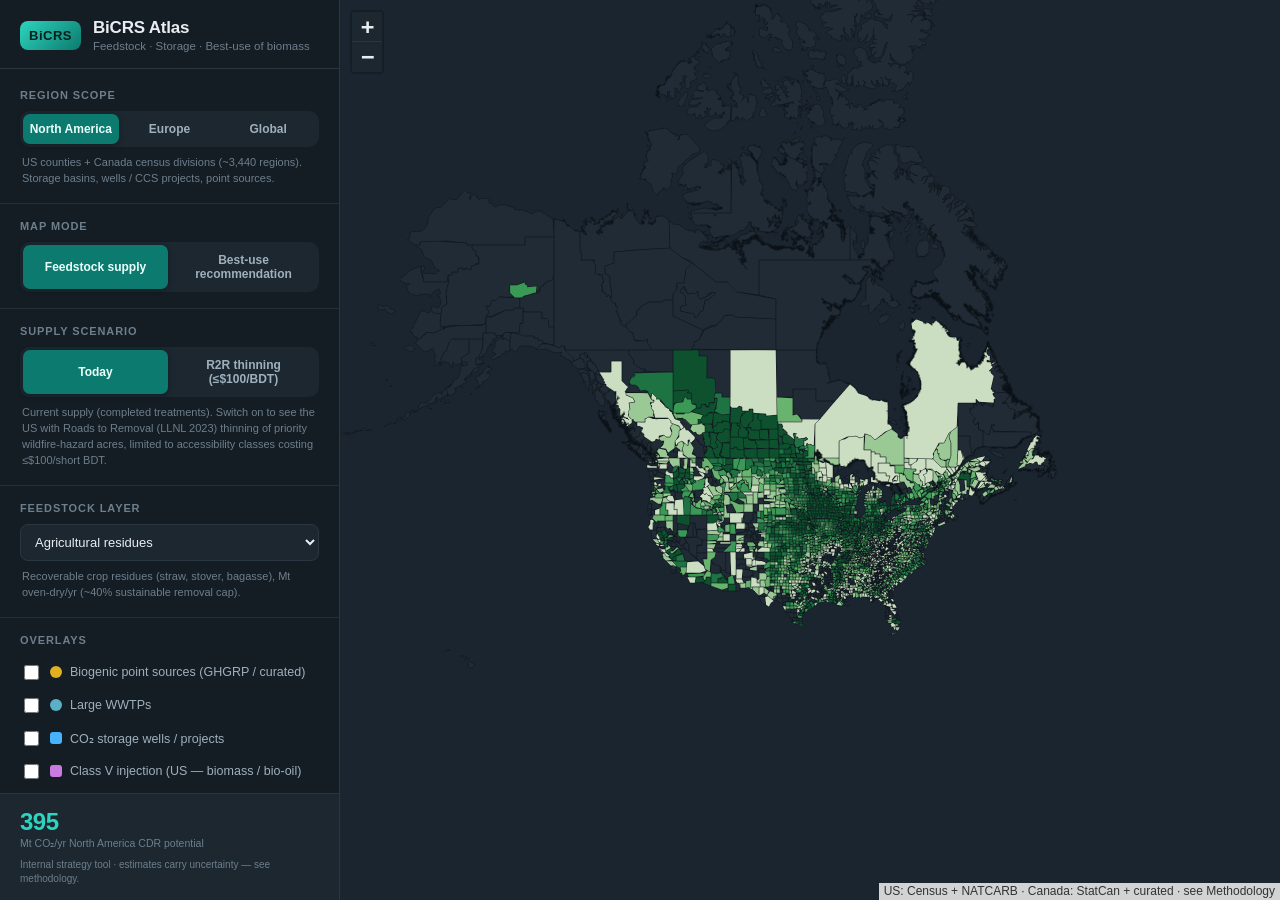
<file: index.html>
<!DOCTYPE html>
<html lang="en">
<head>
  <meta charset="utf-8" />
  <title>BiCRS Atlas</title>
  <meta http-equiv="refresh" content="0; url=./src/index.html" />
  <link rel="canonical" href="./src/index.html" />
  <style>
    html, body { height: 100%; margin: 0; background: #0e1419; color: #9fb0bd;
      font-family: -apple-system, BlinkMacSystemFont, "Segoe UI", Roboto, sans-serif; }
    .wrap { height: 100%; display: flex; align-items: center; justify-content: center; }
    a { color: #2dd4bf; }
  </style>
</head>
<body>
  <div class="wrap">
    <p>Loading the BiCRS Atlas… if it doesn't redirect, <a href="./src/index.html">open it here</a>.</p>
  </div>
</body>
</html>
</file>
<file: src/vendor/leaflet.css>
/* required styles */

.leaflet-pane,
.leaflet-tile,
.leaflet-marker-icon,
.leaflet-marker-shadow,
.leaflet-tile-container,
.leaflet-pane > svg,
.leaflet-pane > canvas,
.leaflet-zoom-box,
.leaflet-image-layer,
.leaflet-layer {
	position: absolute;
	left: 0;
	top: 0;
	}
.leaflet-container {
	overflow: hidden;
	}
.leaflet-tile,
.leaflet-marker-icon,
.leaflet-marker-shadow {
	-webkit-user-select: none;
	   -moz-user-select: none;
	        user-select: none;
	  -webkit-user-drag: none;
	}
/* Prevents IE11 from highlighting tiles in blue */
.leaflet-tile::selection {
	background: transparent;
}
/* Safari renders non-retina tile on retina better with this, but Chrome is worse */
.leaflet-safari .leaflet-tile {
	image-rendering: -webkit-optimize-contrast;
	}
/* hack that prevents hw layers "stretching" when loading new tiles */
.leaflet-safari .leaflet-tile-container {
	width: 1600px;
	height: 1600px;
	-webkit-transform-origin: 0 0;
	}
.leaflet-marker-icon,
.leaflet-marker-shadow {
	display: block;
	}
/* .leaflet-container svg: reset svg max-width decleration shipped in Joomla! (joomla.org) 3.x */
/* .leaflet-container img: map is broken in FF if you have max-width: 100% on tiles */
.leaflet-container .leaflet-overlay-pane svg {
	max-width: none !important;
	max-height: none !important;
	}
.leaflet-container .leaflet-marker-pane img,
.leaflet-container .leaflet-shadow-pane img,
.leaflet-container .leaflet-tile-pane img,
.leaflet-container img.leaflet-image-layer,
.leaflet-container .leaflet-tile {
	max-width: none !important;
	max-height: none !important;
	width: auto;
	padding: 0;
	}

.leaflet-container img.leaflet-tile {
	/* See: https://bugs.chromium.org/p/chromium/issues/detail?id=600120 */
	mix-blend-mode: plus-lighter;
}

.leaflet-container.leaflet-touch-zoom {
	-ms-touch-action: pan-x pan-y;
	touch-action: pan-x pan-y;
	}
.leaflet-container.leaflet-touch-drag {
	-ms-touch-action: pinch-zoom;
	/* Fallback for FF which doesn't support pinch-zoom */
	touch-action: none;
	touch-action: pinch-zoom;
}
.leaflet-container.leaflet-touch-drag.leaflet-touch-zoom {
	-ms-touch-action: none;
	touch-action: none;
}
.leaflet-container {
	-webkit-tap-highlight-color: transparent;
}
.leaflet-container a {
	-webkit-tap-highlight-color: rgba(51, 181, 229, 0.4);
}
.leaflet-tile {
	filter: inherit;
	visibility: hidden;
	}
.leaflet-tile-loaded {
	visibility: inherit;
	}
.leaflet-zoom-box {
	width: 0;
	height: 0;
	-moz-box-sizing: border-box;
	     box-sizing: border-box;
	z-index: 800;
	}
/* workaround for https://bugzilla.mozilla.org/show_bug.cgi?id=888319 */
.leaflet-overlay-pane svg {
	-moz-user-select: none;
	}

.leaflet-pane         { z-index: 400; }

.leaflet-tile-pane    { z-index: 200; }
.leaflet-overlay-pane { z-index: 400; }
.leaflet-shadow-pane  { z-index: 500; }
.leaflet-marker-pane  { z-index: 600; }
.leaflet-tooltip-pane   { z-index: 650; }
.leaflet-popup-pane   { z-index: 700; }

.leaflet-map-pane canvas { z-index: 100; }
.leaflet-map-pane svg    { z-index: 200; }

.leaflet-vml-shape {
	width: 1px;
	height: 1px;
	}
.lvml {
	behavior: url(#default#VML);
	display: inline-block;
	position: absolute;
	}


/* control positioning */

.leaflet-control {
	position: relative;
	z-index: 800;
	pointer-events: visiblePainted; /* IE 9-10 doesn't have auto */
	pointer-events: auto;
	}
.leaflet-top,
.leaflet-bottom {
	position: absolute;
	z-index: 1000;
	pointer-events: none;
	}
.leaflet-top {
	top: 0;
	}
.leaflet-right {
	right: 0;
	}
.leaflet-bottom {
	bottom: 0;
	}
.leaflet-left {
	left: 0;
	}
.leaflet-control {
	float: left;
	clear: both;
	}
.leaflet-right .leaflet-control {
	float: right;
	}
.leaflet-top .leaflet-control {
	margin-top: 10px;
	}
.leaflet-bottom .leaflet-control {
	margin-bottom: 10px;
	}
.leaflet-left .leaflet-control {
	margin-left: 10px;
	}
.leaflet-right .leaflet-control {
	margin-right: 10px;
	}


/* zoom and fade animations */

.leaflet-fade-anim .leaflet-popup {
	opacity: 0;
	-webkit-transition: opacity 0.2s linear;
	   -moz-transition: opacity 0.2s linear;
	        transition: opacity 0.2s linear;
	}
.leaflet-fade-anim .leaflet-map-pane .leaflet-popup {
	opacity: 1;
	}
.leaflet-zoom-animated {
	-webkit-transform-origin: 0 0;
	    -ms-transform-origin: 0 0;
	        transform-origin: 0 0;
	}
svg.leaflet-zoom-animated {
	will-change: transform;
}

.leaflet-zoom-anim .leaflet-zoom-animated {
	-webkit-transition: -webkit-transform 0.25s cubic-bezier(0,0,0.25,1);
	   -moz-transition:    -moz-transform 0.25s cubic-bezier(0,0,0.25,1);
	        transition:         transform 0.25s cubic-bezier(0,0,0.25,1);
	}
.leaflet-zoom-anim .leaflet-tile,
.leaflet-pan-anim .leaflet-tile {
	-webkit-transition: none;
	   -moz-transition: none;
	        transition: none;
	}

.leaflet-zoom-anim .leaflet-zoom-hide {
	visibility: hidden;
	}


/* cursors */

.leaflet-interactive {
	cursor: pointer;
	}
.leaflet-grab {
	cursor: -webkit-grab;
	cursor:    -moz-grab;
	cursor:         grab;
	}
.leaflet-crosshair,
.leaflet-crosshair .leaflet-interactive {
	cursor: crosshair;
	}
.leaflet-popup-pane,
.leaflet-control {
	cursor: auto;
	}
.leaflet-dragging .leaflet-grab,
.leaflet-dragging .leaflet-grab .leaflet-interactive,
.leaflet-dragging .leaflet-marker-draggable {
	cursor: move;
	cursor: -webkit-grabbing;
	cursor:    -moz-grabbing;
	cursor:         grabbing;
	}

/* marker & overlays interactivity */
.leaflet-marker-icon,
.leaflet-marker-shadow,
.leaflet-image-layer,
.leaflet-pane > svg path,
.leaflet-tile-container {
	pointer-events: none;
	}

.leaflet-marker-icon.leaflet-interactive,
.leaflet-image-layer.leaflet-interactive,
.leaflet-pane > svg path.leaflet-interactive,
svg.leaflet-image-layer.leaflet-interactive path {
	pointer-events: visiblePainted; /* IE 9-10 doesn't have auto */
	pointer-events: auto;
	}

/* visual tweaks */

.leaflet-container {
	background: #ddd;
	outline-offset: 1px;
	}
.leaflet-container a {
	color: #0078A8;
	}
.leaflet-zoom-box {
	border: 2px dotted #38f;
	background: rgba(255,255,255,0.5);
	}


/* general typography */
.leaflet-container {
	font-family: "Helvetica Neue", Arial, Helvetica, sans-serif;
	font-size: 12px;
	font-size: 0.75rem;
	line-height: 1.5;
	}


/* general toolbar styles */

.leaflet-bar {
	box-shadow: 0 1px 5px rgba(0,0,0,0.65);
	border-radius: 4px;
	}
.leaflet-bar a {
	background-color: #fff;
	border-bottom: 1px solid #ccc;
	width: 26px;
	height: 26px;
	line-height: 26px;
	display: block;
	text-align: center;
	text-decoration: none;
	color: black;
	}
.leaflet-bar a,
.leaflet-control-layers-toggle {
	background-position: 50% 50%;
	background-repeat: no-repeat;
	display: block;
	}
.leaflet-bar a:hover,
.leaflet-bar a:focus {
	background-color: #f4f4f4;
	}
.leaflet-bar a:first-child {
	border-top-left-radius: 4px;
	border-top-right-radius: 4px;
	}
.leaflet-bar a:last-child {
	border-bottom-left-radius: 4px;
	border-bottom-right-radius: 4px;
	border-bottom: none;
	}
.leaflet-bar a.leaflet-disabled {
	cursor: default;
	background-color: #f4f4f4;
	color: #bbb;
	}

.leaflet-touch .leaflet-bar a {
	width: 30px;
	height: 30px;
	line-height: 30px;
	}
.leaflet-touch .leaflet-bar a:first-child {
	border-top-left-radius: 2px;
	border-top-right-radius: 2px;
	}
.leaflet-touch .leaflet-bar a:last-child {
	border-bottom-left-radius: 2px;
	border-bottom-right-radius: 2px;
	}

/* zoom control */

.leaflet-control-zoom-in,
.leaflet-control-zoom-out {
	font: bold 18px 'Lucida Console', Monaco, monospace;
	text-indent: 1px;
	}

.leaflet-touch .leaflet-control-zoom-in, .leaflet-touch .leaflet-control-zoom-out  {
	font-size: 22px;
	}


/* layers control */

.leaflet-control-layers {
	box-shadow: 0 1px 5px rgba(0,0,0,0.4);
	background: #fff;
	border-radius: 5px;
	}
.leaflet-control-layers-toggle {
	background-image: url(images/layers.png);
	width: 36px;
	height: 36px;
	}
.leaflet-retina .leaflet-control-layers-toggle {
	background-image: url(images/layers-2x.png);
	background-size: 26px 26px;
	}
.leaflet-touch .leaflet-control-layers-toggle {
	width: 44px;
	height: 44px;
	}
.leaflet-control-layers .leaflet-control-layers-list,
.leaflet-control-layers-expanded .leaflet-control-layers-toggle {
	display: none;
	}
.leaflet-control-layers-expanded .leaflet-control-layers-list {
	display: block;
	position: relative;
	}
.leaflet-control-layers-expanded {
	padding: 6px 10px 6px 6px;
	color: #333;
	background: #fff;
	}
.leaflet-control-layers-scrollbar {
	overflow-y: scroll;
	overflow-x: hidden;
	padding-right: 5px;
	}
.leaflet-control-layers-selector {
	margin-top: 2px;
	position: relative;
	top: 1px;
	}
.leaflet-control-layers label {
	display: block;
	font-size: 13px;
	font-size: 1.08333em;
	}
.leaflet-control-layers-separator {
	height: 0;
	border-top: 1px solid #ddd;
	margin: 5px -10px 5px -6px;
	}

/* Default icon URLs */
.leaflet-default-icon-path { /* used only in path-guessing heuristic, see L.Icon.Default */
	background-image: url(images/marker-icon.png);
	}


/* attribution and scale controls */

.leaflet-container .leaflet-control-attribution {
	background: #fff;
	background: rgba(255, 255, 255, 0.8);
	margin: 0;
	}
.leaflet-control-attribution,
.leaflet-control-scale-line {
	padding: 0 5px;
	color: #333;
	line-height: 1.4;
	}
.leaflet-control-attribution a {
	text-decoration: none;
	}
.leaflet-control-attribution a:hover,
.leaflet-control-attribution a:focus {
	text-decoration: underline;
	}
.leaflet-attribution-flag {
	display: inline !important;
	vertical-align: baseline !important;
	width: 1em;
	height: 0.6669em;
	}
.leaflet-left .leaflet-control-scale {
	margin-left: 5px;
	}
.leaflet-bottom .leaflet-control-scale {
	margin-bottom: 5px;
	}
.leaflet-control-scale-line {
	border: 2px solid #777;
	border-top: none;
	line-height: 1.1;
	padding: 2px 5px 1px;
	white-space: nowrap;
	-moz-box-sizing: border-box;
	     box-sizing: border-box;
	background: rgba(255, 255, 255, 0.8);
	text-shadow: 1px 1px #fff;
	}
.leaflet-control-scale-line:not(:first-child) {
	border-top: 2px solid #777;
	border-bottom: none;
	margin-top: -2px;
	}
.leaflet-control-scale-line:not(:first-child):not(:last-child) {
	border-bottom: 2px solid #777;
	}

.leaflet-touch .leaflet-control-attribution,
.leaflet-touch .leaflet-control-layers,
.leaflet-touch .leaflet-bar {
	box-shadow: none;
	}
.leaflet-touch .leaflet-control-layers,
.leaflet-touch .leaflet-bar {
	border: 2px solid rgba(0,0,0,0.2);
	background-clip: padding-box;
	}


/* popup */

.leaflet-popup {
	position: absolute;
	text-align: center;
	margin-bottom: 20px;
	}
.leaflet-popup-content-wrapper {
	padding: 1px;
	text-align: left;
	border-radius: 12px;
	}
.leaflet-popup-content {
	margin: 13px 24px 13px 20px;
	line-height: 1.3;
	font-size: 13px;
	font-size: 1.08333em;
	min-height: 1px;
	}
.leaflet-popup-content p {
	margin: 17px 0;
	margin: 1.3em 0;
	}
.leaflet-popup-tip-container {
	width: 40px;
	height: 20px;
	position: absolute;
	left: 50%;
	margin-top: -1px;
	margin-left: -20px;
	overflow: hidden;
	pointer-events: none;
	}
.leaflet-popup-tip {
	width: 17px;
	height: 17px;
	padding: 1px;

	margin: -10px auto 0;
	pointer-events: auto;

	-webkit-transform: rotate(45deg);
	   -moz-transform: rotate(45deg);
	    -ms-transform: rotate(45deg);
	        transform: rotate(45deg);
	}
.leaflet-popup-content-wrapper,
.leaflet-popup-tip {
	background: white;
	color: #333;
	box-shadow: 0 3px 14px rgba(0,0,0,0.4);
	}
.leaflet-container a.leaflet-popup-close-button {
	position: absolute;
	top: 0;
	right: 0;
	border: none;
	text-align: center;
	width: 24px;
	height: 24px;
	font: 16px/24px Tahoma, Verdana, sans-serif;
	color: #757575;
	text-decoration: none;
	background: transparent;
	}
.leaflet-container a.leaflet-popup-close-button:hover,
.leaflet-container a.leaflet-popup-close-button:focus {
	color: #585858;
	}
.leaflet-popup-scrolled {
	overflow: auto;
	}

.leaflet-oldie .leaflet-popup-content-wrapper {
	-ms-zoom: 1;
	}
.leaflet-oldie .leaflet-popup-tip {
	width: 24px;
	margin: 0 auto;

	-ms-filter: "progid:DXImageTransform.Microsoft.Matrix(M11=0.70710678, M12=0.70710678, M21=-0.70710678, M22=0.70710678)";
	filter: progid:DXImageTransform.Microsoft.Matrix(M11=0.70710678, M12=0.70710678, M21=-0.70710678, M22=0.70710678);
	}

.leaflet-oldie .leaflet-control-zoom,
.leaflet-oldie .leaflet-control-layers,
.leaflet-oldie .leaflet-popup-content-wrapper,
.leaflet-oldie .leaflet-popup-tip {
	border: 1px solid #999;
	}


/* div icon */

.leaflet-div-icon {
	background: #fff;
	border: 1px solid #666;
	}


/* Tooltip */
/* Base styles for the element that has a tooltip */
.leaflet-tooltip {
	position: absolute;
	padding: 6px;
	background-color: #fff;
	border: 1px solid #fff;
	border-radius: 3px;
	color: #222;
	white-space: nowrap;
	-webkit-user-select: none;
	-moz-user-select: none;
	-ms-user-select: none;
	user-select: none;
	pointer-events: none;
	box-shadow: 0 1px 3px rgba(0,0,0,0.4);
	}
.leaflet-tooltip.leaflet-interactive {
	cursor: pointer;
	pointer-events: auto;
	}
.leaflet-tooltip-top:before,
.leaflet-tooltip-bottom:before,
.leaflet-tooltip-left:before,
.leaflet-tooltip-right:before {
	position: absolute;
	pointer-events: none;
	border: 6px solid transparent;
	background: transparent;
	content: "";
	}

/* Directions */

.leaflet-tooltip-bottom {
	margin-top: 6px;
}
.leaflet-tooltip-top {
	margin-top: -6px;
}
.leaflet-tooltip-bottom:before,
.leaflet-tooltip-top:before {
	left: 50%;
	margin-left: -6px;
	}
.leaflet-tooltip-top:before {
	bottom: 0;
	margin-bottom: -12px;
	border-top-color: #fff;
	}
.leaflet-tooltip-bottom:before {
	top: 0;
	margin-top: -12px;
	margin-left: -6px;
	border-bottom-color: #fff;
	}
.leaflet-tooltip-left {
	margin-left: -6px;
}
.leaflet-tooltip-right {
	margin-left: 6px;
}
.leaflet-tooltip-left:before,
.leaflet-tooltip-right:before {
	top: 50%;
	margin-top: -6px;
	}
.leaflet-tooltip-left:before {
	right: 0;
	margin-right: -12px;
	border-left-color: #fff;
	}
.leaflet-tooltip-right:before {
	left: 0;
	margin-left: -12px;
	border-right-color: #fff;
	}

/* Printing */

@media print {
	/* Prevent printers from removing background-images of controls. */
	.leaflet-control {
		-webkit-print-color-adjust: exact;
		print-color-adjust: exact;
		}
	}
</file>
<file: src/styles.css>
/* ============================================================
   BiCRS Atlas — design system
   Internal Frontier strategy tool. Clean, data-forward, neutral.
   ============================================================ */
:root {
  --bg: #0e1419;
  --ocean: #1b2530;
  --panel: #141c24;
  --panel-2: #1c2730;
  --line: #2a3742;
  --line-soft: #233039;
  --ink: #e8edf1;
  --ink-2: #9fb0bd;
  --ink-3: #6d7f8c;
  --accent: #2dd4bf;
  --accent-deep: #0d7a6f;
  --land-null: #2a3742;     /* land with no data */
  --shadow: 0 8px 30px rgba(0,0,0,.45);
  --r: 10px;
  --font: -apple-system, BlinkMacSystemFont, "Segoe UI", Roboto, Helvetica, Arial, sans-serif;
  --mono: ui-monospace, "SF Mono", Menlo, Consolas, monospace;
}

* { box-sizing: border-box; }
html, body { height: 100%; margin: 0; }
body {
  font-family: var(--font);
  color: var(--ink);
  background: var(--bg);
  overflow: hidden;
  -webkit-font-smoothing: antialiased;
}

/* ---------- Layout ---------- */
#map {
  position: absolute;
  top: 0; left: 340px; right: 0; bottom: 0;
  background: var(--ocean);
}
#sidebar {
  position: absolute;
  top: 0; left: 0; bottom: 0;
  width: 340px;
  background: var(--panel);
  border-right: 1px solid var(--line);
  display: flex;
  flex-direction: column;
  z-index: 1000;
}
.panel-scroll { flex: 1; overflow-y: auto; padding: 4px 0 14px; }

/* ---------- Brand ---------- */
.brand {
  display: flex; align-items: center; gap: 12px;
  padding: 18px 20px 16px;
  border-bottom: 1px solid var(--line);
}
.brand-mark {
  font-weight: 800; font-size: 13px; letter-spacing: .5px;
  background: linear-gradient(135deg, var(--accent), var(--accent-deep));
  color: #04201d; padding: 7px 9px; border-radius: 8px;
}
.brand-text h1 { font-size: 17px; margin: 0; letter-spacing: -.2px; }
.brand-text p { margin: 2px 0 0; font-size: 11.5px; color: var(--ink-3); }

/* ---------- Control groups ---------- */
.control-group { padding: 16px 20px; border-bottom: 1px solid var(--line-soft); }
.control-group h2 {
  font-size: 11px; text-transform: uppercase; letter-spacing: .9px;
  color: var(--ink-3); margin: 0 0 10px; font-weight: 600;
}

/* segmented control */
.seg { display: flex; background: var(--panel-2); border-radius: var(--r); padding: 3px; gap: 3px; }
.seg-btn {
  flex: 1; border: 0; background: transparent; color: var(--ink-2);
  font-size: 12px; font-weight: 600; padding: 8px 6px; border-radius: 7px;
  cursor: pointer; font-family: var(--font); transition: all .15s;
}
.seg-btn:hover { color: var(--ink); }
.seg-btn.active { background: var(--accent-deep); color: #eafffb; box-shadow: 0 1px 6px rgba(0,0,0,.3); }

select {
  width: 100%; background: var(--panel-2); color: var(--ink);
  border: 1px solid var(--line); border-radius: 8px; padding: 9px 10px;
  font-size: 13px; font-family: var(--font); cursor: pointer;
}
.hint { font-size: 11px; color: var(--ink-3); margin: 8px 2px 0; line-height: 1.45; }

/* checkboxes */
.chk {
  display: flex; align-items: center; gap: 8px; font-size: 12.5px;
  color: var(--ink-2); padding: 6px 0; cursor: pointer;
}
.chk input { accent-color: var(--accent); width: 15px; height: 15px; }
.sw { width: 12px; height: 12px; border-radius: 3px; display: inline-block; }
.sw-fac { background: #e0b020; border-radius: 50%; }
.sw-site { background: #46b3ff; border-radius: 50%; }
.sw-basin { background: rgba(120,170,255,.35); border: 1px solid #6f93c9; }
/* US/EU detail-scope overlay swatches */
.sw-wwtp  { background: #5bb0c7; border-radius: 50%; }
.sw-proj  { background: #46b3ff; border-radius: 50%; }
.sw-well6 { background: #46b3ff; }
.sw-well5 { background: #c97be0; }
.sw-form  { background: rgba(122,166,255,.5); border: 1px solid #6f93c9; }

/* Region storage/density metrics grid (US/EU detail panels) */
.d-metrics { display: grid; grid-template-columns: 1fr 1fr; gap: 8px; margin: 10px 0; }
.d-metrics > div { background: var(--panel-2); border: 1px solid var(--line); border-radius: 8px; padding: 7px 9px; }
.d-metrics .k { color: var(--ink-3); font-size: 10px; text-transform: uppercase; letter-spacing: .04em; }
.d-metrics .v { font-size: 13px; margin-top: 2px; }
.lowsup { color: #e6c06a; }

/* ---------- Legend ---------- */
#legend { display: flex; flex-direction: column; gap: 5px; }
.legend-row { display: flex; align-items: center; gap: 9px; font-size: 12px; color: var(--ink-2); }
.legend-row .box { width: 16px; height: 12px; border-radius: 3px; flex: none; }
.legend-grad { display: flex; height: 12px; border-radius: 3px; overflow: hidden; margin-bottom: 4px; }
.legend-grad span { flex: 1; }
.legend-scale { display: flex; justify-content: space-between; font-size: 10px; color: var(--ink-3); font-family: var(--mono); }
.legend-note { font-size: 10.5px; color: var(--ink-3); margin-top: 6px; line-height: 1.4; }

.link-btn {
  background: none; border: 0; color: var(--accent); font-size: 12.5px;
  cursor: pointer; padding: 0; font-family: var(--font); font-weight: 600;
}
.link-btn:hover { text-decoration: underline; }

/* ---------- Side footer ---------- */
.side-foot { padding: 14px 20px; border-top: 1px solid var(--line); background: var(--panel-2); }
.stat span { font-size: 24px; font-weight: 800; color: var(--accent); letter-spacing: -.5px; }
.stat label { display: block; font-size: 10.5px; color: var(--ink-3); margin-top: 1px; }
.disclaimer { font-size: 10px; color: var(--ink-3); margin-top: 9px; line-height: 1.4; }

/* ---------- Detail panel ---------- */
#detail {
  position: absolute; top: 14px; right: 14px; bottom: 14px; width: 380px;
  background: var(--panel); border: 1px solid var(--line); border-radius: 14px;
  box-shadow: var(--shadow); z-index: 1200; overflow-y: auto; padding: 22px 22px 26px;
  transition: transform .22s ease, opacity .22s ease;
  /* Reserve the scrollbar gutter so a classic (non-overlay) scrollbar — e.g. Firefox/Windows —
     never sits on top of content or the close button (which otherwise forces an off-centre click). */
  scrollbar-gutter: stable;
}
#detail.hidden { transform: translateX(20px); opacity: 0; pointer-events: none; }
.detail-close {
  position: absolute; top: 12px; right: 14px; z-index: 3; background: var(--panel-2);
  border: 1px solid var(--line); color: var(--ink-2); width: 30px; height: 30px;
  display: flex; align-items: center; justify-content: center;   /* centre the ✕ in its hit box */
  border-radius: 7px; font-size: 19px; line-height: 1; cursor: pointer;
}
.detail-close:hover { color: var(--ink); }

.d-region { font-size: 11px; color: var(--ink-3); text-transform: uppercase; letter-spacing: .8px; }
.d-name { font-size: 21px; font-weight: 800; margin: 2px 0 14px; letter-spacing: -.3px; }

.rec-card { background: var(--panel-2); border: 1px solid var(--line); border-radius: 12px; padding: 14px 15px; margin-bottom: 16px; }
.rec-card .rec-top { display: flex; align-items: center; gap: 10px; margin-bottom: 9px; }
.rec-pill { font-size: 11px; font-weight: 700; padding: 4px 9px; border-radius: 20px; color: #06140f; }
.rec-card h3 { font-size: 15px; margin: 0; }
.rec-meta { display: grid; grid-template-columns: 1fr 1fr; gap: 8px; margin: 10px 0; }
.rec-meta div { background: var(--panel); border-radius: 8px; padding: 8px 9px; }
.rec-meta .k { font-size: 10px; color: var(--ink-3); text-transform: uppercase; letter-spacing: .5px; }
.rec-meta .v { font-size: 14px; font-weight: 700; margin-top: 2px; }
.delivered-cost { font-size: 12.5px; color: var(--ink); background: var(--panel); border: 1px solid var(--line);
  border-radius: 8px; padding: 8px 10px; margin: 2px 0 10px; }
.delivered-cost .dc-breakdown { color: var(--ink-3); font-size: 11px; }
.rationale { font-size: 12.5px; line-height: 1.55; color: var(--ink-2); margin: 4px 0 0; }
.runner { font-size: 11.5px; color: var(--ink-3); margin-top: 9px; }
.caveat, .flag { font-size: 11.5px; line-height: 1.5; padding: 8px 10px; border-radius: 8px; margin-top: 8px; }
.caveat { background: rgba(224,176,32,.08); border: 1px solid rgba(224,176,32,.25); color: #e6c878; }
.flag { background: rgba(255,90,90,.08); border: 1px solid rgba(255,90,90,.28); color: #f3a0a0; }
.caveat::before { content: "⚠ "; }
.flag::before { content: "⛔ "; }

/* ---------- Feedstock bar chart ---------- */
.chart-card { background: var(--panel-2); border: 1px solid var(--line); border-radius: 12px; padding: 14px 15px; margin-bottom: 16px; }
.chart-title { font-size: 14px; font-weight: 700; }
.chart-sub { font-size: 10.5px; color: var(--ink-3); margin: 2px 0 12px; line-height: 1.4; }
.bar-row { display: grid; grid-template-columns: 92px 1fr 48px; align-items: center; gap: 8px; margin-bottom: 7px; }
.bar-label { font-size: 11px; color: var(--ink-2); line-height: 1.15; }
.bar-track { background: var(--panel); border-radius: 5px; height: 16px; overflow: hidden; }
.bar-fill { height: 100%; border-radius: 5px; min-width: 3px; transition: width .3s; }
.bar-val { font-size: 11px; font-family: var(--mono); text-align: right; color: var(--ink); }
.chart-total { font-size: 11.5px; color: var(--ink-2); margin-top: 10px; padding-top: 9px; border-top: 1px solid var(--line-soft); }
.chart-total b { color: var(--accent); }

/* ---------- Ranked CDR options ---------- */
.rank-item { background: var(--panel-2); border: 1px solid var(--line); border-radius: 10px; padding: 11px 12px; margin-bottom: 9px; }
.rank-head { display: flex; align-items: center; gap: 9px; }
.rank-num { width: 20px; height: 20px; border-radius: 6px; color: #06140f; font-size: 11px; font-weight: 800; display: flex; align-items: center; justify-content: center; flex: none; }
.rank-name { font-size: 13.5px; font-weight: 700; flex: 1; }
.rank-fs { font-weight: 500; font-size: 11.5px; opacity: .7; }
.rank-badge { font-size: 9.5px; font-weight: 700; text-transform: uppercase; letter-spacing: .4px; padding: 3px 7px; border-radius: 20px; white-space: nowrap; }
.rk-recommended { background: var(--accent-deep); color: #eafffb; }
.rk-runnerup { background: #2c5a6e; color: #d6f0fb; }
.rk-strongfit { background: #2c4a36; color: #b9e6c8; }
.rk-possible { background: #4a4630; color: #e6dca0; }
.rk-poorfit { background: #3a2a2a; color: #d8a8a8; }
.rank-meta { font-size: 11px; color: var(--ink-3); font-family: var(--mono); margin: 7px 0 8px; }
.rank-pc { display: grid; grid-template-columns: 1fr; gap: 4px; }
.rank-pc ul { margin: 0; padding: 0; list-style: none; }
.rank-pc li { font-size: 11px; line-height: 1.45; padding: 1px 0 1px 16px; position: relative; }
.pc-pros li { color: #a7d8b5; }
.pc-pros li::before { content: "+"; position: absolute; left: 3px; color: #5fb87a; font-weight: 700; }
.pc-cons li { color: #d6a8a8; }
.pc-cons li::before { content: "–"; position: absolute; left: 3px; color: #c97b7b; font-weight: 700; }

.d-sec-title { font-size: 11px; text-transform: uppercase; letter-spacing: .8px; color: var(--ink-3); margin: 20px 0 8px; font-weight: 600; }
table.feed { width: 100%; border-collapse: collapse; font-size: 12px; }
table.feed td { padding: 7px 4px; border-bottom: 1px solid var(--line-soft); vertical-align: top; }
table.feed td.lab { color: var(--ink-2); }
table.feed td.val { text-align: right; font-weight: 700; font-family: var(--mono); white-space: nowrap; }
.unc { font-size: 10px; color: var(--ink-3); font-weight: 400; }
.src { font-size: 10px; color: var(--ink-3); line-height: 1.4; padding: 2px 4px 9px; border-bottom: 1px solid var(--line-soft); }
.chips { display: flex; flex-wrap: wrap; gap: 6px; margin-top: 4px; }
.chip { font-size: 10.5px; background: var(--panel-2); border: 1px solid var(--line); border-radius: 20px; padding: 3px 9px; color: var(--ink-2); }

/* ---------- Modal ---------- */
.modal { position: absolute; inset: 0; background: rgba(4,8,11,.66); z-index: 2000; display: flex; align-items: center; justify-content: center; }
.modal.hidden { display: none; }
.modal-card { position: relative; width: min(720px, 90vw); max-height: 86vh; overflow-y: auto; background: var(--panel); border: 1px solid var(--line); border-radius: 16px; padding: 30px 34px; box-shadow: var(--shadow); scrollbar-gutter: stable; }
.modal-card h2 { margin: 0 0 6px; font-size: 20px; }
.modal-card h3 { font-size: 13px; text-transform: uppercase; letter-spacing: .6px; color: var(--accent); margin: 20px 0 7px; }
.modal-card p, .modal-card li { font-size: 13px; line-height: 1.6; color: var(--ink-2); }
.modal-card code { font-family: var(--mono); font-size: 12px; background: var(--panel-2); padding: 1px 5px; border-radius: 4px; }
.modal-card a { color: var(--accent); }

/* ---------- Hover tooltip ---------- */
.hovertip {
  position: absolute; z-index: 3000; pointer-events: none;
  background: rgba(10,16,20,.95); border: 1px solid var(--line);
  border-radius: 8px; padding: 7px 11px; font-size: 12px; color: var(--ink);
  box-shadow: var(--shadow); transform: translate(-50%, -120%); white-space: nowrap;
}
.hovertip .ht-name { font-weight: 700; }
.hovertip .ht-val { color: var(--accent); font-family: var(--mono); }
.hidden { display: none; }

/* ---------- Leaflet overrides ---------- */
.leaflet-container { background: var(--ocean); font-family: var(--font); }
.leaflet-popup-content-wrapper { background: var(--panel); color: var(--ink); border-radius: 10px; box-shadow: var(--shadow); }
.leaflet-popup-tip { background: var(--panel); }
.leaflet-popup-content { margin: 12px 14px; font-size: 12.5px; line-height: 1.5; }
.leaflet-popup-content b { color: var(--ink); }
.leaflet-bar a { background: var(--panel-2); color: var(--ink); border-bottom-color: var(--line); }
.leaflet-bar a:hover { background: var(--line); }
.pop-src { font-size: 10px; color: var(--ink-3); margin-top: 5px; }

@media (max-width: 760px) {
  #sidebar { width: 100%; height: 46%; bottom: auto; }
  #map { left: 0; top: 46%; }
  #detail { width: auto; left: 14px; }
}
</file>
